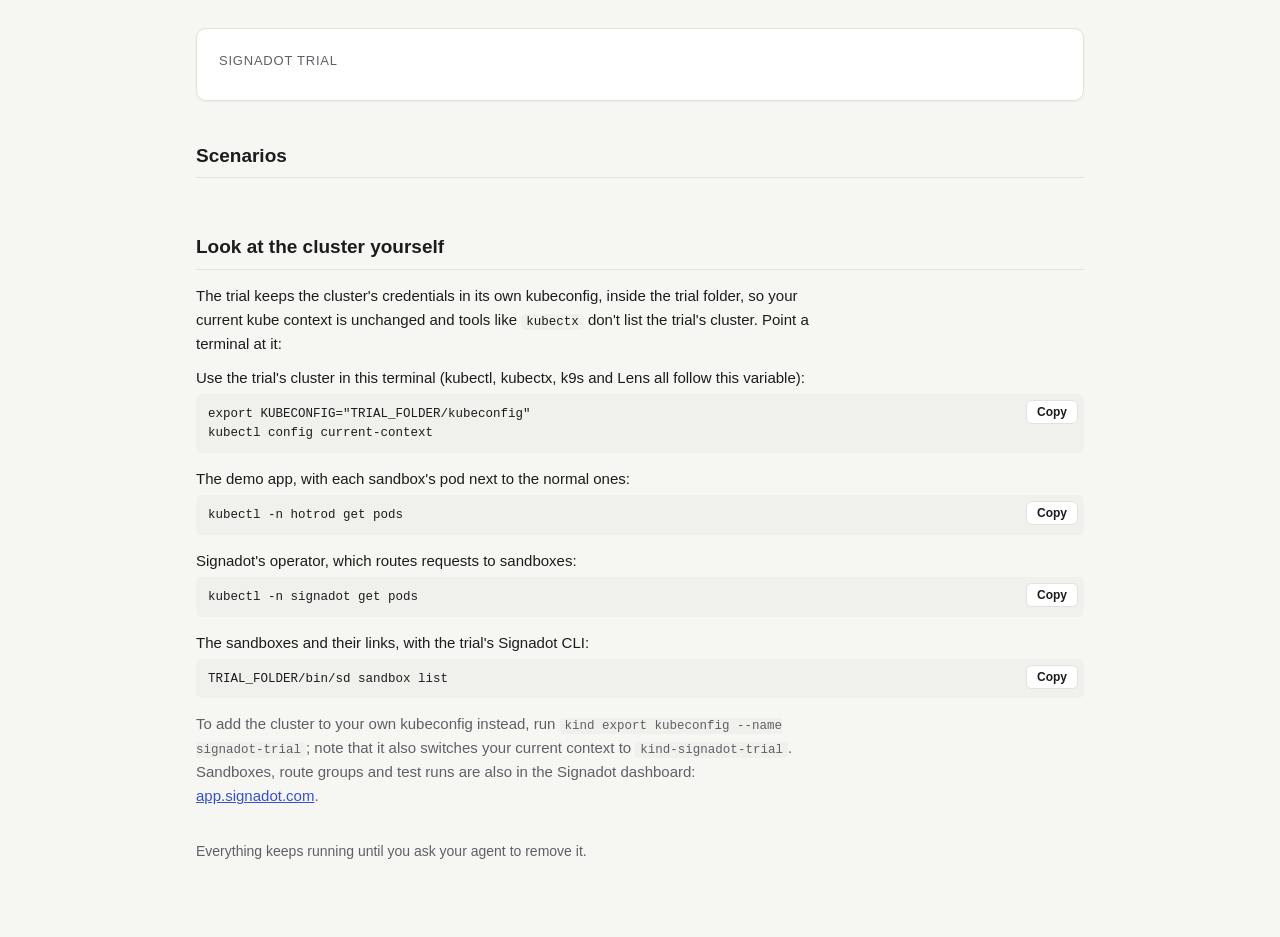
<file: skills/signadot-trial/assets/report/index.html>
<!doctype html>
<html lang="en">
<head>
<meta charset="utf-8">
<meta name="viewport" content="width=device-width, initial-scale=1">
<title>Your Signadot trial</title>
<!--
  The overview page (see references/finish/report.md): what the trial did, whether Signadot is a good fit, one row
  per scenario, and the demo app's links. Rebuild it from this template after each scenario, so it's always current.
  - Replace TRIAL_FOLDER with the trial folder's full path. If the trial used an existing local cluster, name its
    context in that section and drop the sentence about kind.
  - Each slot is one comment that starts with FILL and a name, holding example markup. Replace the whole comment with
    real content in the same shape.
  - Copy the ROW block once per scenario that ran or is to go, in run order, then the MORE line if anything is left
    to try. Keep this page short: the detail is on each scenario's page.
  - Every command goes in its own <div class="cmd"> block, ready to paste: full paths, no placeholders.
  - Escape <, > and & in anything copied from command output. Nothing loads from the network.
-->
<link rel="stylesheet" href="report.css">
<script src="report.js" defer></script>
</head>
<body>
<div class="wrap">
<header class="hero">
<p class="eyebrow">Signadot trial</p>
<h1><!-- FILL:title e.g. Your Signadot trial: 3 scenarios proven, 1 to go --></h1>
<!-- FILL:summary
  <p class="meta"><span class="pill passed">3 passed</span><span class="pill next">1 to go</span>
  <span>· org ORG · cluster CLUSTER · DATE</span></p>
-->
<!-- FILL:overview  (2 or 3 sentences: what the trial set up and ran, and what it showed; see report.md)
<p class="intro">This trial set up HotROD, a small ride-booking app, in a Kubernetes cluster on your computer with
Signadot installed, and ran 3 scenarios. They showed that a sandbox runs only the services you change, next to the
shared app; that a routing key on a request decides which version handles it, over HTTP and through Kafka; and that
two changes can be previewed together through one link.</p>
-->
</header>

<!-- FILL:fit  (keep one of the two versions below; see report.md, "The overview page")
<section id="fit" class="fit">
<h2>Is Signadot a good fit?</h2>
<div class="verdict partial"><span class="verdict-word">Partially</span>
<p>Signadot covers your Kubernetes services on Istio, and your HTTP, gRPC and Kafka traffic, today. Two things need
work: OpenTelemetry in the services that don't have it yet, and your SQS consumers.</p></div>
<p><a class="btn" href="fit.html">See the full fit analysis</a></p>
</section>

<section id="fit" class="fit">
<h2>Is Signadot a good fit?</h2>
<p>Signadot is likely a good fit if these describe your team:</p>
<ul class="checklist">
<li><strong>Your services run on Kubernetes:</strong> EKS, GKE, OpenShift or your own clusters. Sandboxes run inside
your cluster; there's no hosted option. <a href="https://www.signadot.com/docs/installation/signadot-operator">Install</a></li>
<li><strong>They talk over HTTP or gRPC, or through a queue or workflow engine Signadot supports:</strong> Kafka,
RabbitMQ, SQS and SNS, Google Pub/Sub, Redis Streams, Temporal or Sidekiq.
<a href="https://www.signadot.com/docs/guides/set-up-message-queue-isolation">Message queues</a></li>
<li><strong>Requests can carry a header from service to service:</strong> OpenTelemetry already does it; otherwise
a custom header. No tracing backend is needed.
<a href="https://www.signadot.com/docs/guides/set-up-context-propagation">Context propagation</a></li>
<li><strong>No service mesh, or Istio or Linkerd.</strong>
<a href="https://www.signadot.com/docs/guides/request-routing">Request routing</a></li>
<li><strong>Your team waits for a shared staging environment, or finds problems late:</strong> the scenarios below
show what changes.</li>
</ul>
<p class="muted">For an answer for your own stack, ask your agent for a fit check: five quick questions, then a page
on how Signadot fits.</p>
</section>
-->
<main>

<section id="scenarios">
<h2>Scenarios</h2>
<div class="scenarios">
<!-- FILL:scenarios  (one ROW per scenario that ran or is to go, in run order; then the MORE line) -->

<!-- ROW
<article class="row box">
  <span class="n">1</span>
  <div><h3><a href="isolated-change.html">Test one change in isolation</a></h3>
  <p>A new route version ran in a sandbox; only rides with its routing key reached it. Proven in 48 s.</p></div>
  <span class="pill passed">passed</span>
</article>
  Status pills: "passed", "failed" (say what was seen), or "next" with the text "to go" for a chosen scenario that
  hasn't run yet (no link until its page exists).
/ROW -->

</div>
<!-- MORE  (only while something is left to try; name what's left, in the menu's words)
<p class="muted more">Not tried yet: service meshes, message queues and workflows, and automated tests. Ask your
agent to run any of them.</p>
/MORE -->
</section>

<!-- FILL:urls
<section class="urls">
<h2>Open the demo app</h2>
<p>Open these in the browser where you're signed in to Signadot. The baseline is the normal app; each sandbox link
adds that sandbox's routing key to every request, so you see the changed version.</p>
<div class="url-pair">
  <div class="url base"><h4>Baseline: the normal app</h4>
    <p class="link"><a href="https://frontend--hotrod-baseline.preview.signadot.com">https://frontend--hotrod-baseline.preview.signadot.com</a></p>
    <p>No sandbox is attached, so every request uses the shared, unchanged services.</p></div>
  <div class="url sbx"><h4>Your sandboxes</h4>
    <p class="link"><a href="https://frontend--fast-route.preview.signadot.com">https://frontend--fast-route.preview.signadot.com</a></p>
    <p>Test one change in isolation: every ETA is 1 second.</p>
    <p class="link"><a href="https://frontend--hotrod-plates.preview.signadot.com">https://frontend--hotrod-plates.preview.signadot.com</a></p>
    <p>Test a change that spans two services: plates start with SD- and are highlighted.</p></div>
</div>
<p class="note">These are Signadot preview links: they go through Signadot's servers to the app in your cluster, and
work for anyone signed in to your Signadot org.</p>
</section>
-->

<section id="cluster">
<h2>Look at the cluster yourself</h2>
<p>The trial keeps the cluster's credentials in its own kubeconfig, inside the trial folder, so your current kube
context is unchanged and tools like <code>kubectx</code> don't list the trial's cluster. Point a terminal at it:</p>
<div class="cmd"><p>Use the trial's cluster in this terminal (kubectl, kubectx, k9s and Lens all follow this variable):</p>
<pre><code>export KUBECONFIG="TRIAL_FOLDER/kubeconfig"
kubectl config current-context</code></pre></div>
<div class="cmd"><p>The demo app, with each sandbox's pod next to the normal ones:</p>
<pre><code>kubectl -n hotrod get pods</code></pre></div>
<div class="cmd"><p>Signadot's operator, which routes requests to sandboxes:</p>
<pre><code>kubectl -n signadot get pods</code></pre></div>
<div class="cmd"><p>The sandboxes and their links, with the trial's Signadot CLI:</p>
<pre><code>TRIAL_FOLDER/bin/sd sandbox list</code></pre></div>
<p class="muted">To add the cluster to your own kubeconfig instead, run <code>kind export kubeconfig --name
signadot-trial</code>; note that it also switches your current context to <code>kind-signadot-trial</code>.
Sandboxes, route groups and test runs are also in the Signadot dashboard:
<a href="https://app.signadot.com">app.signadot.com</a>.</p>
</section>

<p class="muted foot-note">Everything keeps running until you ask your agent to remove it.</p>
</main>
</div>
</body>
</html>
</file>
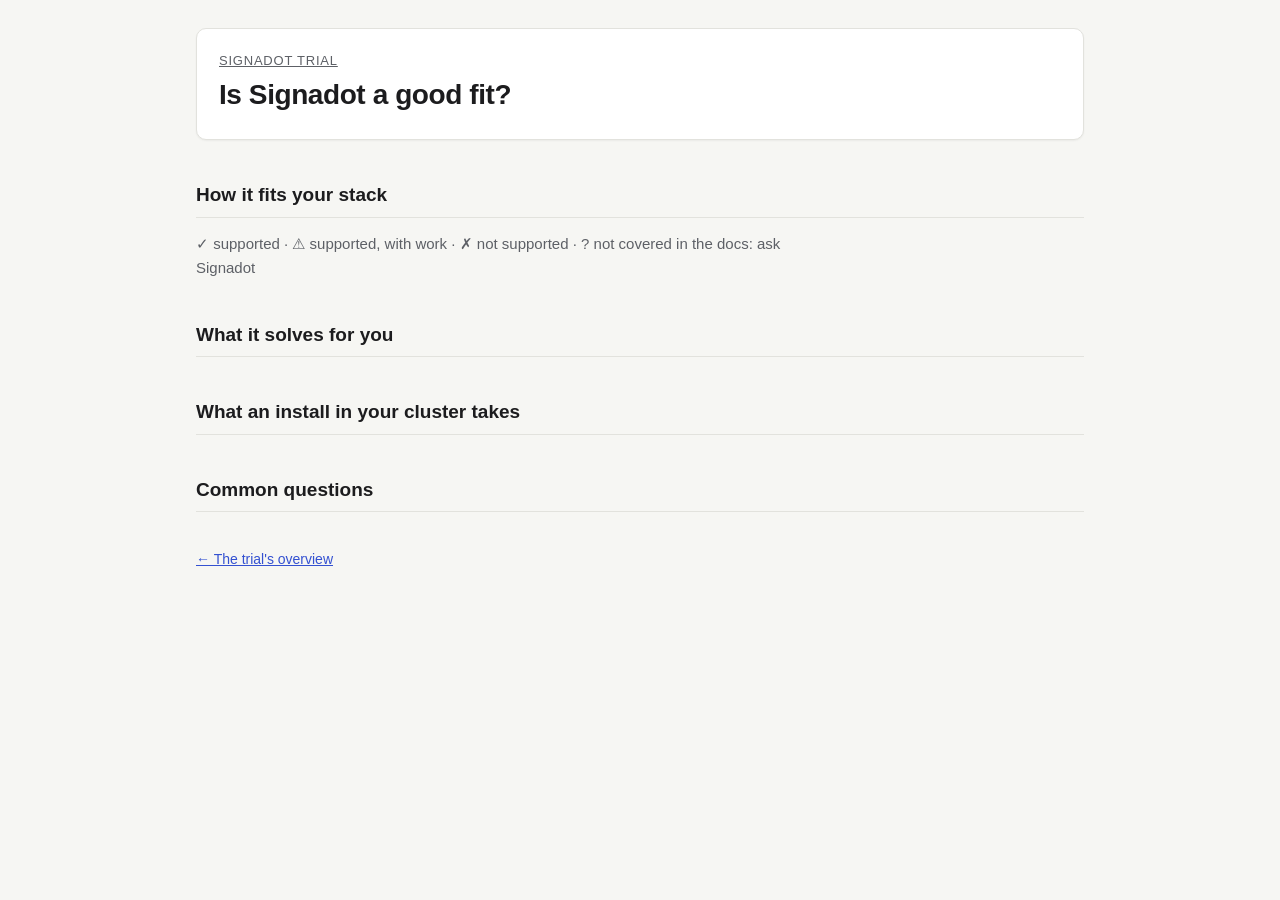
<file: skills/signadot-trial/assets/report/fit.html>
<!doctype html>
<html lang="en">
<head>
<meta charset="utf-8">
<meta name="viewport" content="width=device-width, initial-scale=1">
<title>Is Signadot a good fit? · Signadot trial</title>
<!--
  The fit page (see references/finish/fit.md): written only at the end of a customized trial. Every status comes
  from assets/fit/compatibility.md, never from the model. Replace each FILL comment with real content in the same
  shape; escape <, > and & from anything copied.
-->
<link rel="stylesheet" href="report.css">
<script src="report.js" defer></script>
</head>
<body>
<div class="wrap">
<header class="hero">
<p class="eyebrow"><a href="index.html">Signadot trial</a></p>
<h1>Is Signadot a good fit?</h1>
<!-- FILL:verdict  (class and word: yes / Yes, partial / Partially, no / No; the rule is in references/finish/fit.md)
<div class="verdict partial"><span class="verdict-word">Partially</span>
<p>Signadot covers your Kubernetes services on Istio, and your HTTP, gRPC and Kafka traffic, today. Two things need
work: OpenTelemetry in the services that don't have it yet, and your SQS consumers.</p></div>
<p class="meta"><span>From your answers in the trial · org ORG · DATE</span></p>
-->
</header>

<main>
<section id="stack">
<h2>How it fits your stack</h2>
<p class="muted">✓ supported · ⚠ supported, with work · ✗ not supported · ? not covered in the docs: ask Signadot</p>
<!-- FILL:stack
<div class="table-wrap"><table>
<thead><tr><th>You said</th><th>Status</th><th>What it takes</th><th>Guide</th></tr></thead>
<tbody>
<tr><td>Kubernetes on EKS</td><td>✓</td><td>Install Signadot's operator with one Helm chart per cluster.</td>
<td><a href="https://www.signadot.com/docs/installation/signadot-operator">Operator</a></td></tr>
<tr><td>Kafka</td><td>✓</td><td>Consumers check the routing key on each message (a consumer group per sandbox).</td>
<td><a href="https://www.signadot.com/docs/guides/set-up-message-queue-isolation/kafka">Kafka</a> · <a href="kafka.html">you saw this</a></td></tr>
<tr><td>A few services on ECS</td><td>⚠</td><td>They can be a sandbox's dependencies through a resource plugin, but
can't be sandboxed themselves.</td><td><a href="https://www.signadot.com/docs/concepts/resources">Resources</a></td></tr>
</tbody></table></div>
-->
</section>

<section id="solves">
<h2>What it solves for you</h2>
<!-- FILL:solves
<div class="table-wrap"><table>
<thead><tr><th>Your pain point</th><th>Where the trial showed it</th><th>What it means for you</th></tr></thead>
<tbody>
<tr><td>Waiting for a shared staging environment</td><td><a href="isolated-change.html">Test one change in isolation</a></td>
<td>Each change gets a sandbox in one shared cluster, ready in seconds, so nobody waits for staging.</td></tr>
</tbody></table></div>
-->
</section>

<section id="effort">
<h2>What an install in your cluster takes</h2>
<!-- FILL:effort
<ol class="flow">
<li><strong>Install the operator</strong> in each cluster (platform team): one Helm chart.</li>
<li><strong>Routing on Istio</strong> (platform team): enable Istio mode in the operator's values; no extra proxy.</li>
<li><strong>Pass the routing key along</strong> (service owners): OpenTelemetry baggage in the services that don't
have it yet.</li>
</ol>
-->
</section>

<section id="questions">
<h2>Common questions</h2>
<!-- FILL:questions
<ul class="plain parts">
<li><strong>What runs in our cluster, with which permissions?</strong> <a href="https://www.signadot.com/docs/installation/signadot-operator">Operator</a></li>
<li><strong>What does it cost?</strong> <a href="https://www.signadot.com/pricing/">Pricing</a></li>
</ul>
-->
</section>

<nav class="foot-nav"><a href="index.html">← The trial's overview</a></nav>
</main>
</div>
</body>
</html>
</file>
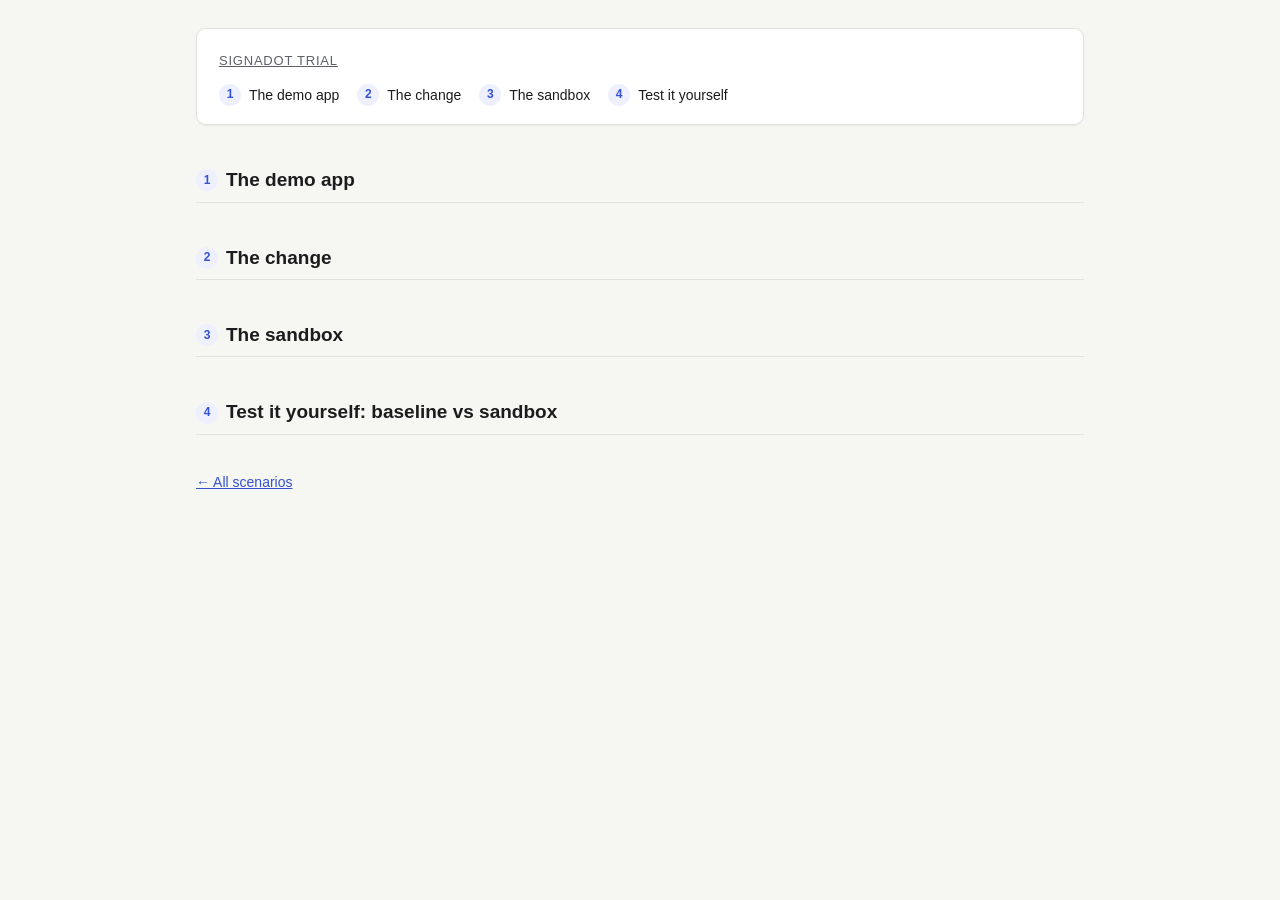
<file: skills/signadot-trial/assets/report/scenario.html>
<!doctype html>
<html lang="en">
<head>
<meta charset="utf-8">
<meta name="viewport" content="width=device-width, initial-scale=1">
<title>SCENARIO · Signadot trial</title>
<!--
  One page per scenario: copy to <trial folder>/report/<scenario id>.html (see references/finish/report.md).
  - Replace SCENARIO in the title with the scenario's menu name.
  - Every page has the same four sections, in this order: 1 the demo app, 2 the change, 3 the sandbox, 4 testing
    baseline vs sandbox (the routing, then steps the user runs and checks). Don't add, drop or reorder sections.
  - Each slot is one comment that starts with FILL and a name. Its example is a complete page for "Test one change
    in isolation": write every scenario to the same depth and length, with this run's real values. Replace the whole
    comment with real content in the same shape. Keep it short: a sentence or two, then the picture, the facts or
    the commands.
  - Every command goes in its own <div class="cmd"> block, ready to paste: full paths, no placeholders. Say what it
    prints.
  - Escape <, > and & in anything copied from command output. Nothing loads from the network; report.css,
    report.js and the screenshots in screens/ sit next to this page.
-->
<link rel="stylesheet" href="report.css">
<script src="report.js" defer></script>
</head>
<body>
<div class="wrap">
<header class="hero">
<p class="eyebrow"><a href="index.html">Signadot trial</a></p>
<h1><!-- FILL:title e.g. Test one change in isolation --></h1>
<!-- FILL:status
<p class="meta"><span class="pill passed">passed</span><span>Scenario 1</span><span>· proven in 48 s</span>
<span>· cluster signadot-trial · 15 Nov 2026</span></p>
-->
<!-- FILL:headline
<p class="lead">A second copy of route, with one change, ran in a sandbox next to the normal app. Rides booked through
the sandbox's link arrived in 1 second; every other ride used the normal route.</p>
-->
<nav class="sections"><a href="#app"><span class="step-n">1</span>The demo app</a><a href="#change"><span class="step-n">2</span>The change</a><a href="#sandbox"><span class="step-n">3</span>The sandbox</a><a href="#test"><span class="step-n">4</span>Test it yourself</a></nav>
</header>

<main>
<section id="app">
<h2><span class="step-n">1</span>The demo app</h2>
<!-- FILL:app  (HotROD: this example as it is, with the changed service marked. Another demo app: the same shape, from the scenario file's "The demo app".)
<p>HotROD is a small ride-booking app made of a few services. You request a ride on its page; it finds nearby drivers
and shows how soon each one can arrive.</p>
<div class="diagram">
<svg viewBox="0 0 870 178" role="img" aria-label="HotROD's services. Your browser books a ride with frontend. Frontend asks location for the pickup and drop-off, which it keeps in MySQL, and puts a dispatch request on Kafka. Driver takes it from Kafka, finds nearby drivers in Redis, and asks route for each driver's ETA. Route is the service this scenario changes.">
  <defs>
    <marker id="b-line" viewBox="0 0 10 10" refX="9" refY="5" markerWidth="7" markerHeight="7" orient="auto-start-reverse"><path class="head" d="M0,0 L10,5 L0,10 z"/></marker>
  </defs>
  <rect class="box" x="10" y="96" width="120" height="54" rx="8"/><text x="70" y="119" text-anchor="middle">Your browser</text><text class="sub" x="70" y="136" text-anchor="middle">HotROD's page</text>
  <rect class="box" x="180" y="10" width="120" height="46" rx="8"/><text x="240" y="30" text-anchor="middle">location</text><text class="sub" x="240" y="46" text-anchor="middle">pickup, drop-off</text>
  <rect class="store" x="350" y="10" width="110" height="46" rx="8"/><text x="405" y="38" text-anchor="middle">MySQL</text>
  <rect class="box" x="180" y="96" width="120" height="54" rx="8"/><text x="240" y="119" text-anchor="middle">frontend</text><text class="sub" x="240" y="136" text-anchor="middle">page and API</text>
  <rect class="bus" x="350" y="96" width="110" height="54" rx="8"/><text x="405" y="119" text-anchor="middle">Kafka</text><text class="sub" x="405" y="136" text-anchor="middle">dispatch topic</text>
  <rect class="store" x="510" y="10" width="110" height="46" rx="8"/><text x="565" y="30" text-anchor="middle">Redis</text><text class="sub" x="565" y="46" text-anchor="middle">driver positions</text>
  <rect class="box" x="510" y="96" width="110" height="54" rx="8"/><text x="565" y="119" text-anchor="middle">driver</text><text class="sub" x="565" y="136" text-anchor="middle">finds drivers</text>
  <rect class="box changed" x="670" y="96" width="130" height="54" rx="8"/><text class="sbxt" x="735" y="119" text-anchor="middle">route</text><text class="sub" x="735" y="136" text-anchor="middle">ETA per driver</text>
  <text class="tag" x="735" y="168" text-anchor="middle">changed in this scenario</text>
  <path class="line" d="M130,123 H176" marker-end="url(#b-line)"/><circle class="n" cx="153" cy="106" r="9"/><text class="n" x="153" y="110" text-anchor="middle">1</text>
  <path class="line" d="M240,96 V60" marker-end="url(#b-line)"/><circle class="n" cx="256" cy="78" r="9"/><text class="n" x="256" y="82" text-anchor="middle">2</text>
  <path class="line" d="M300,33 H346" marker-end="url(#b-line)"/>
  <path class="line" d="M300,123 H346" marker-end="url(#b-line)"/><circle class="n" cx="323" cy="106" r="9"/><text class="n" x="323" y="110" text-anchor="middle">3</text>
  <path class="line" d="M460,123 H506" marker-end="url(#b-line)"/><circle class="n" cx="483" cy="106" r="9"/><text class="n" x="483" y="110" text-anchor="middle">4</text>
  <path class="line" d="M565,96 V60" marker-end="url(#b-line)"/>
  <path class="line" d="M620,123 H666" marker-end="url(#b-line)"/><circle class="n" cx="643" cy="106" r="9"/><text class="n" x="643" y="110" text-anchor="middle">5</text>
</svg>
</div>
<ol class="flow">
<li>You request a ride on HotROD's page, served by <strong>frontend</strong>.</li>
<li>frontend asks <strong>location</strong> for the pickup and drop-off, which it keeps in MySQL.</li>
<li>frontend puts a dispatch request on <strong>Kafka</strong>.</li>
<li><strong>driver</strong> takes the request from Kafka and finds nearby drivers in Redis.</li>
<li>driver asks <strong>route</strong> for each driver's ETA, and the page shows them.</li>
</ol>
-->
</section>

<section id="change">
<h2><span class="step-n">2</span>The change</h2>
<!-- FILL:change
<p>A developer changed <strong>route</strong> so that drivers arrive in seconds instead of minutes, and wants to see it
work in the real app before merging. In the trial the change is a setting route already has, so nothing needs
building. From <code>services/route/server.go</code>:</p>
<pre class="code"><code>if os.Getenv("FAST_ROUTE") != "" {
    eta = time.Second
}</code></pre>
<p class="muted">With your own services, the sandbox runs the image your CI builds from the pull request.</p>
-->
</section>

<section id="sandbox">
<h2><span class="step-n">3</span>The sandbox</h2>
<!-- FILL:sandbox
<p>The trial deployed the change as a sandbox with one CLI command. Signadot started a second route pod, with the
change, next to the normal one. Nothing else was copied.</p>
<dl class="facts">
<dt>Runs</dt><dd>a copy of route with <code>FAST_ROUTE=1</code>: pod <code>fast-route-dep-route-…</code></dd>
<dt>Shared</dt><dd>frontend, location, Kafka, driver, Redis, MySQL and the normal route</dd>
<dt>Routing key</dt><dd><code>7g2k9xq4m1ab</code>: requests that carry it reach the new route</dd>
<dt>Preview link</dt><dd><a href="https://frontend--fast-route.preview.signadot.com">https://frontend--fast-route.preview.signadot.com</a></dd>
<dt>Also created</dt><dd>nothing else</dd>
</dl>
<div class="cmd"><p>The sandbox spec:</p>
<pre><code>name: fast-route
spec:
  cluster: "signadot-trial"
  description: "Signadot trial: route returns every ETA as 1 second"
  # The change: a copy of HotROD's route Deployment, with one setting added. FAST_ROUTE makes route
  # return every ETA as 1 second instead of minutes. Every other service stays shared.
  forks:
  - forkOf:
      kind: Deployment
      namespace: hotrod
      name: route
    customizations:
      env:
      - name: FAST_ROUTE
        value: "1"
  # The sandbox's preview link. Signadot turns each endpoint into
  # https://&lt;name&gt;--&lt;sandbox name&gt;.preview.signadot.com, which forwards every request to `target`,
  # the service's address inside the cluster, with this sandbox's routing key added.
  defaultRouteGroup:
    endpoints:
    - name: frontend
      target: http://frontend.hotrod.svc:8080</code></pre></div>
<ul class="plain parts">
<li><code>forks</code>: what to copy (the route Deployment) and what's different in the copy.</li>
<li><code>defaultRouteGroup</code>: the preview link. It's the same app as <code>target</code>, reached through
Signadot, which adds the routing key:</li>
</ul>
<p class="linkmap"><code>https://frontend--fast-route.preview.signadot.com</code><span class="arrow">→</span>
<span>Signadot adds the routing key</span><span class="arrow">→</span><code>http://frontend.hotrod.svc:8080</code></p>
<details class="hood"><summary>Under the hood: the commands the trial ran (optional, for a closer look or for CI)</summary>
<div class="cmd"><p>Create it (safe to run again):</p>
<pre><code>/Users/me/project/.signadot-trial/bin/sd sandbox apply -f /Users/me/project/.agents/skills/signadot-trial/assets/specs/core/fast-route.yaml --set cluster=signadot-trial --set suffix=</code></pre></div>
<div class="cmd"><p>See its pod, <code>fast-route-dep-route-…</code>, next to the normal route pod:</p>
<pre><code>kubectl --kubeconfig /Users/me/project/.signadot-trial/kubeconfig -n hotrod get pods</code></pre></div>
<div class="cmd"><p>See the sandbox, its routing key and its link (also at
<a href="https://app.signadot.com/sandboxes">app.signadot.com/sandboxes</a>):</p>
<pre><code>/Users/me/project/.signadot-trial/bin/sd sandbox get fast-route</code></pre></div>
</details>
<p class="muted">Docs: <a href="https://www.signadot.com/docs/reference/sandboxes/spec">Sandbox spec</a>.</p>
-->
</section>

<section id="test">
<h2><span class="step-n">4</span>Test it yourself: baseline vs sandbox</h2>
<!-- FILL:routing  (the diagram as references/finish/report.md "The diagram" says, then how the routing works and the proof)
<p>Both kinds of request use the same app. Only requests that carry the sandbox's routing key reach the new route.</p>
<div class="diagram">
<svg viewBox="0 0 870 300" role="img" aria-label="Two rides through HotROD. The ride from the baseline link doesn't carry the sandbox's routing key: it goes through the shared frontend, Kafka and driver into the normal route's pod, whose sidecar passes it to the normal route, and it arrives in 23m14s. The ride from the sandbox link carries the key through the same shared services; in the normal route's pod, the sidecar reads it and sends the call to the sandbox's route, and it arrives in 1s.">
  <defs>
    <marker id="a-line" viewBox="0 0 10 10" refX="9" refY="5" markerWidth="7" markerHeight="7" orient="auto-start-reverse"><path class="head" d="M0,0 L10,5 L0,10 z"/></marker>
    <marker id="a-base" viewBox="0 0 10 10" refX="9" refY="5" markerWidth="7" markerHeight="7" orient="auto-start-reverse"><path class="head base" d="M0,0 L10,5 L0,10 z"/></marker>
    <marker id="a-key" viewBox="0 0 10 10" refX="9" refY="5" markerWidth="7" markerHeight="7" orient="auto-start-reverse"><path class="head key" d="M0,0 L10,5 L0,10 z"/></marker>
  </defs>
  <rect class="box" x="10" y="60" width="140" height="54" rx="8"/><text x="80" y="83" text-anchor="middle">Baseline link</text><text class="sub" x="80" y="100" text-anchor="middle">a key no sandbox owns</text>
  <rect class="box key" x="10" y="206" width="140" height="54" rx="8"/><text class="sbxt" x="80" y="229" text-anchor="middle">Sandbox link</text><text class="sub" x="80" y="246" text-anchor="middle">adds the sandbox's key</text>
  <rect class="box" x="190" y="10" width="110" height="46" rx="8"/><text x="245" y="30" text-anchor="middle">location</text><text class="sub" x="245" y="46" text-anchor="middle">shared</text>
  <rect class="box" x="190" y="133" width="110" height="54" rx="8"/><text x="245" y="156" text-anchor="middle">frontend</text><text class="sub" x="245" y="173" text-anchor="middle">shared</text>
  <rect class="bus" x="340" y="133" width="110" height="54" rx="8"/><text x="395" y="156" text-anchor="middle">Kafka</text><text class="sub" x="395" y="173" text-anchor="middle">dispatch topic</text>
  <rect class="store" x="490" y="10" width="110" height="46" rx="8"/><text x="545" y="38" text-anchor="middle">Redis</text>
  <rect class="box" x="490" y="133" width="110" height="54" rx="8"/><text x="545" y="156" text-anchor="middle">driver</text><text class="sub" x="545" y="173" text-anchor="middle">shared</text>
  <rect class="pod" x="626" y="120" width="238" height="80" rx="10"/><text class="sub" x="634" y="112">pod of the normal route</text>
  <rect class="router" x="638" y="146" width="72" height="28" rx="14"/><text class="small" x="674" y="164" text-anchor="middle">sidecar</text><text class="sub" x="674" y="191" text-anchor="middle">reads the key</text>
  <rect class="box" x="736" y="133" width="120" height="54" rx="8"/><text x="796" y="156" text-anchor="middle">route</text><text class="sub" x="796" y="173" text-anchor="middle">normal · ETA 23m14s</text>
  <rect class="outline" x="726" y="212" width="140" height="82" rx="10"/>
  <rect class="box sbx" x="736" y="220" width="120" height="48" rx="8"/><text class="sbxt" x="796" y="240" text-anchor="middle">route (new)</text><text class="sub" x="796" y="257" text-anchor="middle">ETA 1s</text>
  <text class="tag" x="796" y="285" text-anchor="middle">sandbox fast-route</text>
  <path class="line" d="M245,133 V60" marker-end="url(#a-line)"/>
  <path class="line" d="M545,133 V60" marker-end="url(#a-line)"/>
  <path class="lane base" d="M150,87 C172,87 168,153 186,153" marker-end="url(#a-base)"/>
  <path class="lane base" d="M300,153 H336" marker-end="url(#a-base)"/>
  <path class="lane base" d="M450,153 H486" marker-end="url(#a-base)"/>
  <path class="lane base" d="M600,153 H634" marker-end="url(#a-base)"/>
  <path class="lane base" d="M710,153 H732" marker-end="url(#a-base)"/>
  <path class="lane key" d="M150,233 C172,233 168,167 186,167" marker-end="url(#a-key)"/>
  <path class="lane key" d="M300,167 H336" marker-end="url(#a-key)"/>
  <path class="lane key" d="M450,167 H486" marker-end="url(#a-key)"/>
  <path class="lane key" d="M600,167 H634" marker-end="url(#a-key)"/>
  <path class="lane key" d="M710,167 C724,167 716,244 732,244" marker-end="url(#a-key)"/>
</svg>
<p class="key-legend"><span><span class="sw base"></span>request without the sandbox's routing key</span>
<span><span class="sw key"></span>request with the sandbox's routing key</span>
<span><span class="sw new"></span>the new version, in the sandbox</span></p>
</div>
<div class="how">
<p><span class="step-n">1</span><span><strong>Set where the request starts.</strong> The sandbox link adds
<code>baggage: sd-routing-key=7g2k9xq4m1ab</code> to every request. The Chrome extension does the same for any page, and
any HTTP client can send the header. <a href="https://www.signadot.com/docs/guides/developer-environments/access-sandboxes">Ways to send it</a></span></p>
<p><span class="step-n">2</span><span><strong>Passed along.</strong> OpenTelemetry in each HotROD service carries the
key from frontend, through the Kafka message, to driver's call to route.
<a href="https://www.signadot.com/docs/guides/set-up-context-propagation">Context propagation</a></span></p>
<p><span class="step-n">3</span><span><strong>Routed.</strong> The sidecar in the normal route's pod reads the key and
forwards calls with fast-route's key to the sandbox's route; all others go to the normal route.
<a href="https://www.signadot.com/docs/guides/request-routing">Request routing</a></span></p>
</div>
<p class="proof"><strong>What the trial saw:</strong> the ride through the sandbox link was served by sandbox
fast-route at the route step and arrived in 1s; the other was served by the normal route and arrived in 23m14s.</p>
-->
<!-- FILL:tryit  (the steps the user runs: the baseline flow, the sandbox flow, then how to check which version handled each. From the scenario file's "Try it yourself".)
<h3 class="try-title">Try it</h3>
<ol class="try">
<li><h4>Request a ride on the baseline</h4>
<p class="link"><a href="https://frontend--hotrod-baseline.preview.signadot.com">https://frontend--hotrod-baseline.preview.signadot.com</a></p>
<p>Choose a pickup and drop-off and request a ride. ETAs are in minutes, like 23m14s: the routing key this link adds
belongs to no sandbox, so every request uses the normal services.</p></li>
<li><h4>Request a ride through your sandbox</h4>
<p class="link"><a href="https://frontend--fast-route.preview.signadot.com">https://frontend--fast-route.preview.signadot.com</a></p>
<p>The same app, with the sandbox's routing key on every request. Every ETA is 1 second.</p></li>
<li><h4>Check which route answered</h4>
<p>Each route pod logs <code>Finding route</code> for every ETA it works out. Run these in two terminals, then request
rides on both links: baseline rides appear only in the first, sandbox rides only in the second.</p>
<div class="cmd"><p>The normal route:</p>
<pre><code>kubectl --kubeconfig /Users/me/project/.signadot-trial/kubeconfig -n hotrod logs -f deploy/route -c hotrod | grep --line-buffered 'Finding route'</code></pre></div>
<div class="cmd"><p>The sandbox's route:</p>
<pre><code>kubectl --kubeconfig /Users/me/project/.signadot-trial/kubeconfig -n hotrod logs -f deploy/fast-route-dep-route-a1b2c3d4 -c hotrod | grep --line-buffered 'Finding route'</code></pre></div></li>
<li><h4>Send the routing key yourself (optional)</h4>
<p>Signadot's local connection makes cluster addresses like <code>http://frontend.hotrod.svc:8080</code> work on your
laptop. The trial connected without sudo, so first:</p>
<div class="cmd"><p>Once: reconnect with sudo (it asks for your password). If your agent is still running scenarios, tell it.</p>
<pre><code>/Users/me/project/.signadot-trial/bin/sd local disconnect &amp;&amp; /Users/me/project/.signadot-trial/bin/sd local connect</code></pre></div>
<div class="cmd"><p>Check: prints <code>200</code> ("Could not resolve host" means the reconnect hasn't happened).</p>
<pre><code>curl -sS -o /dev/null -w '%{http_code}\n' http://frontend.hotrod.svc:8080/</code></pre></div>
<div class="cmd"><p>Request a ride with the key. Prints <code>{}</code>:</p>
<pre><code>curl -sS -X POST http://frontend.hotrod.svc:8080/dispatch -H 'baggage: sd-routing-key=7g2k9xq4m1ab' -H 'Content-Type: application/json' -d '{"SessionID":4242,"RequestID":1,"PickupLocationID":1,"DropoffLocationID":123}'</code></pre></div>
<div class="cmd"><p>A few seconds later, read its messages. Prints a line like <code>Driver T738719C arriving in 1s</code>
(run it again if it prints nothing):</p>
<pre><code>curl -sS 'http://frontend.hotrod.svc:8080/notifications?sessionID=4242&amp;cursor=0' | grep -o 'Driver [^"]*'</code></pre></div>
<p>Without the <code>baggage</code> header (and with another <code>SessionID</code>), the ETA is back in minutes.</p></li>
</ol>
<p class="muted">Docs: <a href="https://www.signadot.com/docs/tutorials/quickstart/first-sandbox">Your first sandbox</a> ·
<a href="https://www.signadot.com/docs/guides/developer-environments/access-sandboxes">Ways to reach a sandbox</a></p>
-->
</section>

<nav class="foot-nav"><a href="index.html">← All scenarios</a></nav>
</main>
</div>
</body>
</html>
</file>
<file: skills/signadot-trial/assets/report/report.css>
/* Shared by the Signadot trial's overview page (index.html) and its scenario pages. Copied next to them. */
:root {
  --bg: #f6f6f3; --surface: #ffffff; --text: #1c1c1e; --muted: #5d6066; --border: #e2e2dd;
  --accent: #3451d1; --code-bg: #f0f0ec;
  --ok: #17663f; --ok-bg: #e3f3ea; --fail: #a8261b; --fail-bg: #fbe9e7; --skip: #7a5d00; --skip-bg: #fbf1cf;
  --base: #5d6066; --base-bg: #f2f2ef; --sbx: #3451d1; --sbx-bg: #eef1fd; --msg: #7a4fc4; --msg-bg: #f3eefc;
  --radius: 10px; --shadow: 0 1px 2px rgba(0,0,0,.05);
  color-scheme: light dark;
}
@media (prefers-color-scheme: dark) {
  :root {
    --bg: #131416; --surface: #1c1d20; --text: #ececee; --muted: #a2a5ab; --border: #2e3034;
    --accent: #8fa2ff; --code-bg: #25272b;
    --ok: #6fd3a0; --ok-bg: #173527; --fail: #ff9a8f; --fail-bg: #3d1d1a; --skip: #f0cf6b; --skip-bg: #3a3116;
    --base: #a2a5ab; --base-bg: #232529; --sbx: #9fb0ff; --sbx-bg: #1f2540; --msg: #c7a8ff; --msg-bg: #2a2140;
    --shadow: none;
  }
}
* { box-sizing: border-box; }
html { -webkit-text-size-adjust: 100%; }
body { margin: 0; background: var(--bg); color: var(--text);
  font: 15px/1.6 -apple-system, BlinkMacSystemFont, "Segoe UI", Roboto, "Helvetica Neue", Arial, sans-serif; }
.wrap { max-width: 920px; margin: 0 auto; padding: 28px 16px 64px; }
a { color: var(--accent); overflow-wrap: anywhere; }
code, pre { font: 12.5px/1.5 ui-monospace, SFMono-Regular, Menlo, Consolas, monospace; }
code { background: var(--code-bg); padding: 1px 5px; border-radius: 4px; }
pre code { background: none; padding: 0; }
pre { background: var(--code-bg); border-radius: 6px; padding: 10px 12px; overflow-x: auto; white-space: pre-wrap;
  word-break: break-word; margin: 8px 0; }
h1 { font-size: 28px; line-height: 1.2; margin: 6px 0 10px; letter-spacing: -0.015em; }
h2 { font-size: 19px; margin: 40px 0 14px; padding-bottom: 6px; border-bottom: 1px solid var(--border); }
h3 { font-size: 16px; margin: 0; }
h4 { font-size: 12px; text-transform: uppercase; letter-spacing: .04em; margin: 0 0 4px; color: var(--muted); }
p { margin: 0 0 10px; max-width: 75ch; }
.eyebrow { margin: 0; color: var(--muted); font-size: 13px; text-transform: uppercase; letter-spacing: .06em; }
.eyebrow a { color: inherit; }
.hero, .box { background: var(--surface); border: 1px solid var(--border); border-radius: var(--radius);
  box-shadow: var(--shadow); }
.hero { padding: 22px 22px 18px; }
.lead { font-size: 17px; line-height: 1.5; margin: 6px 0 4px; }
.meta { margin: 0 0 4px; display: flex; flex-wrap: wrap; gap: 6px 10px; align-items: center; color: var(--muted);
  font-size: 14px; }
.intro, .muted { color: var(--muted); }
.pill { display: inline-block; font-size: 12px; font-weight: 600; padding: 2px 9px; border-radius: 999px;
  white-space: nowrap; }
.pill.passed, .pill.ok { color: var(--ok); background: var(--ok-bg); }
.pill.failed { color: var(--fail); background: var(--fail-bg); }
.pill.not-run, .pill.skipped, .pill.next { color: var(--skip); background: var(--skip-bg); }

/* The routing diagram: both requests in one picture, the new version in its sandbox. */
.box { padding: 14px 16px; }
.box p { margin: 0; }
.step-n { display: inline-flex; width: 22px; height: 22px; border-radius: 50%; align-items: center;
  justify-content: center; background: var(--sbx-bg); color: var(--sbx); font-size: 12px; font-weight: 700;
  margin-right: 8px; flex: none; }
.diagram { margin-top: 12px; overflow-x: auto; }
.diagram svg { width: 100%; min-width: 640px; height: auto; display: block; margin: 8px 0 4px; }
.diagram svg .box { fill: var(--surface); stroke: var(--border); stroke-width: 1.5; }
.diagram svg .box.key { stroke: var(--sbx); stroke-width: 2; }
.diagram svg .box.sbx, .diagram svg .box.changed { fill: var(--sbx-bg); stroke: var(--sbx); stroke-width: 2; }
.diagram svg .box.local { fill: var(--sbx-bg); stroke: var(--sbx); stroke-width: 2; stroke-dasharray: 6 4; }
.diagram svg .store { fill: var(--base-bg); stroke: var(--border); stroke-width: 1.5; }
.diagram svg .bus { fill: var(--msg-bg); stroke: var(--msg); stroke-width: 1.5; }
.diagram svg .router { fill: var(--surface); stroke: var(--muted); stroke-width: 1.5; }
.diagram svg .pod { fill: var(--base-bg); stroke: var(--muted); stroke-width: 1.2; }
.diagram svg .outline { fill: none; stroke: var(--sbx); stroke-width: 1.2; stroke-dasharray: 5 4; }
.diagram svg text { fill: var(--text); font: 600 13px -apple-system, BlinkMacSystemFont, "Segoe UI", Roboto, sans-serif; }
.diagram svg text.sub { fill: var(--muted); font-weight: 400; font-size: 11px; }
.diagram svg text.small { font-size: 12px; }
.diagram svg text.sbxt, .diagram svg text.tag { fill: var(--sbx); }
.diagram svg text.tag { font-size: 11px; }
.diagram svg .line { stroke: var(--muted); stroke-width: 1.5; fill: none; }
.diagram svg .lane { fill: none; stroke-width: 2.2; }
.diagram svg .lane.base { stroke: var(--base); }
.diagram svg .lane.key { stroke: var(--sbx); }
.diagram svg .head { fill: var(--muted); }
.diagram svg .head.base { fill: var(--base); }
.diagram svg .head.key { fill: var(--sbx); }
.key-legend { font-size: 13px; color: var(--muted); display: flex; gap: 6px 18px; flex-wrap: wrap; margin: 4px 0 0; }
.key-legend > span { display: inline-flex; align-items: center; }
.sw { display: inline-block; width: 22px; margin-right: 6px; }
.sw.base, .sw.key { border-top: 2.5px solid; }
.sw.base { border-color: var(--base); }
.sw.key { border-color: var(--sbx); }
.sw.new { height: 12px; border: 2px solid var(--sbx); background: var(--sbx-bg); border-radius: 3px; }
pre.code { margin: 6px 0 10px; }
ul.parts { margin: 2px 0 8px; }
.linkmap { display: flex; flex-wrap: wrap; align-items: center; gap: 6px 8px; margin: 0 0 8px 18px; font-size: 13px;
  color: var(--muted); max-width: none; }
.linkmap code { color: var(--text); overflow-wrap: anywhere; }
.linkmap .arrow { color: var(--sbx); font-weight: 700; }

/* Scenario pages: four numbered sections, the same on every page. */
.sections { display: flex; flex-wrap: wrap; gap: 6px 18px; margin: 12px 0 0; font-size: 14px; }
.sections a { display: inline-flex; align-items: center; text-decoration: none; color: var(--text); }
.sections a:hover { color: var(--accent); }
h2 { display: flex; align-items: center; }
.diagram svg circle.n { fill: var(--surface); stroke: var(--muted); stroke-width: 1.2; }
.diagram svg text.n { font-size: 11px; }
ol.flow { margin: 4px 0 0; padding-left: 22px; }
ol.flow li { margin: 2px 0; }
dl.facts { display: grid; grid-template-columns: max-content 1fr; gap: 6px 16px; margin: 0 0 14px;
  padding: 12px 14px; background: var(--surface); border: 1px solid var(--border); border-radius: var(--radius); }
dl.facts dt { color: var(--muted); font-size: 13px; font-weight: 600; padding-top: 1px; }
dl.facts dd { margin: 0; overflow-wrap: anywhere; }
.how { display: grid; grid-template-columns: repeat(3, 1fr); gap: 10px; margin: 14px 0 10px; }
.how p { display: flex; align-items: flex-start; margin: 0; padding: 12px 14px; font-size: 14px; max-width: none;
  background: var(--surface); border: 1px solid var(--border); border-radius: var(--radius); }
.how p > span:last-child { display: block; }
.how strong { display: block; }
.try-title { font-size: 17px; margin: 26px 0 10px; }
ol.try { list-style: none; counter-reset: try; margin: 0; padding: 0; display: grid; gap: 12px; }
ol.try > li { counter-increment: try; position: relative; padding: 14px 16px 14px 50px; background: var(--surface);
  border: 1px solid var(--border); border-radius: var(--radius); }
ol.try > li::before { content: counter(try); position: absolute; left: 16px; top: 14px; width: 22px; height: 22px;
  border-radius: 50%; background: var(--sbx-bg); color: var(--sbx); font-size: 12px; font-weight: 700;
  display: flex; align-items: center; justify-content: center; }
ol.try h4 { font-size: 15px; text-transform: none; letter-spacing: 0; color: var(--text); margin: 1px 0 6px; }
ol.try p { margin: 0 0 8px; }
ol.try .link { font: 600 14px/1.4 ui-monospace, SFMono-Regular, Menlo, Consolas, monospace; }
ol.try .cmd { margin: 8px 0 0; }
@media (max-width: 680px) { .how { grid-template-columns: 1fr; } dl.facts { grid-template-columns: 1fr; gap: 0 0; }
  dl.facts dd { margin-bottom: 6px; } ol.try > li { padding-left: 44px; } ol.try > li::before { left: 12px; } }

.proof { margin: 8px 0; }
.proof strong { color: var(--text); }
figure { margin: 12px 0; }
figure img { max-width: 100%; border: 1px solid var(--border); border-radius: 6px; display: block; }
figcaption { font-size: 12px; color: var(--muted); margin-top: 4px; }

/* Tables and lists. */
.table-wrap { overflow-x: auto; }
table { width: 100%; border-collapse: collapse; background: var(--surface); border: 1px solid var(--border);
  border-radius: var(--radius); }
th, td { text-align: left; padding: 9px 12px; border-bottom: 1px solid var(--border); vertical-align: top;
  font-size: 14px; }
th { color: var(--muted); font-weight: 600; font-size: 12px; text-transform: uppercase; letter-spacing: .04em; }
tr:last-child td { border-bottom: 0; }
ul.plain { margin: 6px 0 0; padding-left: 18px; }
ul.plain li { margin: 3px 0; }
details { margin: 12px 0 0; border-top: 1px solid var(--border); padding-top: 8px; }
summary { cursor: pointer; color: var(--muted); font-size: 13px; }

/* Overview page: one row per scenario. */
.scenarios { display: grid; gap: 10px; }
.row { display: grid; grid-template-columns: 28px 1fr auto; gap: 4px 12px; align-items: start; padding: 14px 16px; }
.row .n { color: var(--muted); font-variant-numeric: tabular-nums; padding-top: 1px; }
.row h3 a { text-decoration: none; }
.row p { margin: 2px 0 0; color: var(--muted); font-size: 14px; }
.foot-nav { margin-top: 36px; display: flex; justify-content: space-between; gap: 12px; flex-wrap: wrap;
  font-size: 14px; }

@media (max-width: 680px) {
  .row { grid-template-columns: 22px 1fr; }
  .row .pill { grid-column: 2; justify-self: start; }
  h1 { font-size: 23px; }
}
@media print {
  body { background: #fff; color: #000; font-size: 12px; }
  .wrap { max-width: none; padding: 0; }
  .hero, .box, table { box-shadow: none; border-color: #ccc; }
  details > summary { display: none; }
  a { color: #000; }
  h2 { break-after: avoid; }
  .box, .row, .diagram { break-inside: avoid; }
}

/* "Open the demo app": the baseline and sandbox links, on the overview below the scenarios. */
.urls { margin: 40px 0 0; padding: 18px 20px; border: 1px solid var(--border); border-radius: var(--radius);
  background: var(--surface); box-shadow: var(--shadow); }
.urls h2 { margin: 0 0 6px; padding: 0; border: 0; font-size: 18px; }
.urls > p { margin: 0 0 12px; }
.url-pair { display: grid; grid-template-columns: 1fr 1fr; gap: 12px; }
.url { border-radius: 8px; padding: 12px 14px; border-left: 3px solid; }
.url.base { background: var(--base-bg); border-color: var(--base); }
.url.sbx { background: var(--sbx-bg); border-color: var(--sbx); }
.url.sbx h4 { color: var(--sbx); }
.url .link { margin: 4px 0 6px; font: 600 14px/1.4 ui-monospace, SFMono-Regular, Menlo, Consolas, monospace; }
.url p { margin: 0; font-size: 14px; }
.url p + .link { margin-top: 12px; }
.urls .note { margin: 12px 0 0; font-size: 13px; color: var(--muted); }

/* Commands to copy into a terminal. report.js adds the Copy button; without it they stay selectable. */
.cmd { margin: 0 0 14px; }
details.hood { margin: 12px 0 14px; border: 1px solid var(--border); border-radius: 8px; padding: 8px 12px; }
details.hood > summary { cursor: pointer; font-weight: 600; }
details.hood[open] > summary { margin-bottom: 10px; }
.cmd > p { margin: 0 0 4px; }
.cmd pre { position: relative; margin: 0; padding: 10px 76px 10px 12px; font-size: 13px; }
.copy { position: absolute; top: 6px; right: 6px; font: 600 12px -apple-system, BlinkMacSystemFont, "Segoe UI",
  Roboto, sans-serif; padding: 4px 10px; border-radius: 6px; border: 1px solid var(--border);
  background: var(--surface); color: var(--text); cursor: pointer; }
.copy:hover { border-color: var(--accent); color: var(--accent); }

@media (max-width: 680px) { .url-pair { grid-template-columns: 1fr; } }
@media print { .copy { display: none; } .urls { border-width: 1px; } }
.foot-note { margin-top: 32px; font-size: 14px; }
.more { margin: 12px 0 0; }

/* "Is Signadot a good fit?": highlighted under the overview's header, and the verdict on the fit page. */
.fit { margin: 16px 0 0; padding: 18px 20px; border: 2px solid var(--sbx); border-radius: var(--radius);
  background: var(--surface); box-shadow: var(--shadow); }
.fit h2 { margin: 0 0 10px; padding: 0; border: 0; font-size: 18px; }
.verdict { display: flex; flex-wrap: wrap; align-items: flex-start; gap: 10px 16px; margin: 6px 0 12px; }
.verdict p { flex: 1 1 320px; margin: 2px 0 0; }
.verdict-word { flex: none; font-size: 20px; font-weight: 700; line-height: 1.2; padding: 6px 16px;
  border-radius: 999px; }
.verdict.yes .verdict-word { color: var(--ok); background: var(--ok-bg); }
.verdict.partial .verdict-word { color: var(--skip); background: var(--skip-bg); }
.verdict.no .verdict-word { color: var(--fail); background: var(--fail-bg); }
.btn { display: inline-block; padding: 8px 16px; border-radius: 8px; background: var(--accent); color: var(--surface);
  font-weight: 600; text-decoration: none; }
.btn:hover, .btn:focus-visible { opacity: .9; }
ul.checklist { list-style: none; margin: 4px 0 12px; padding: 0; }
ul.checklist li { position: relative; padding: 8px 0 8px 28px; border-bottom: 1px solid var(--border); }
ul.checklist li:last-child { border-bottom: 0; }
ul.checklist li::before { content: ""; position: absolute; left: 2px; top: 12px; width: 14px; height: 14px;
  border: 2px solid var(--sbx); border-radius: 3px; }
@media print { .fit { border-width: 1px; } .btn { color: var(--accent); background: none; padding: 0; } }
</file>
